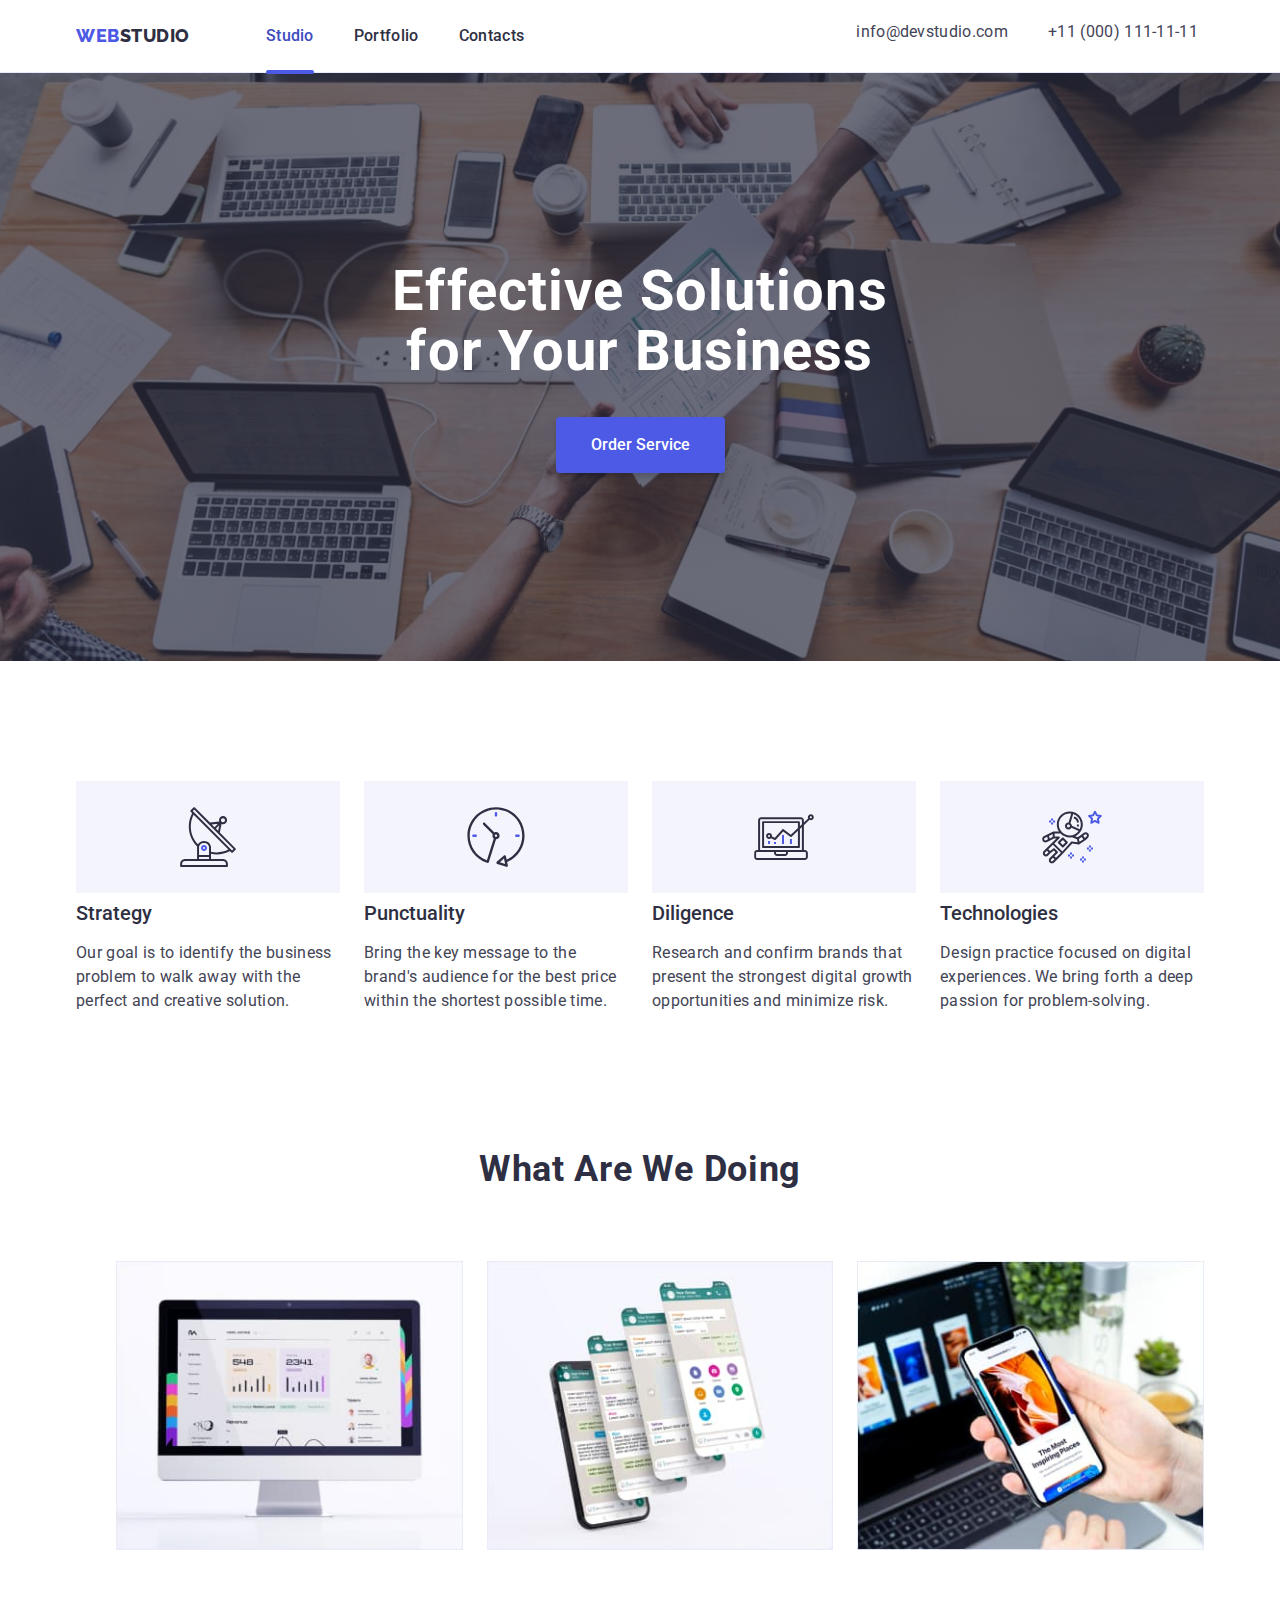
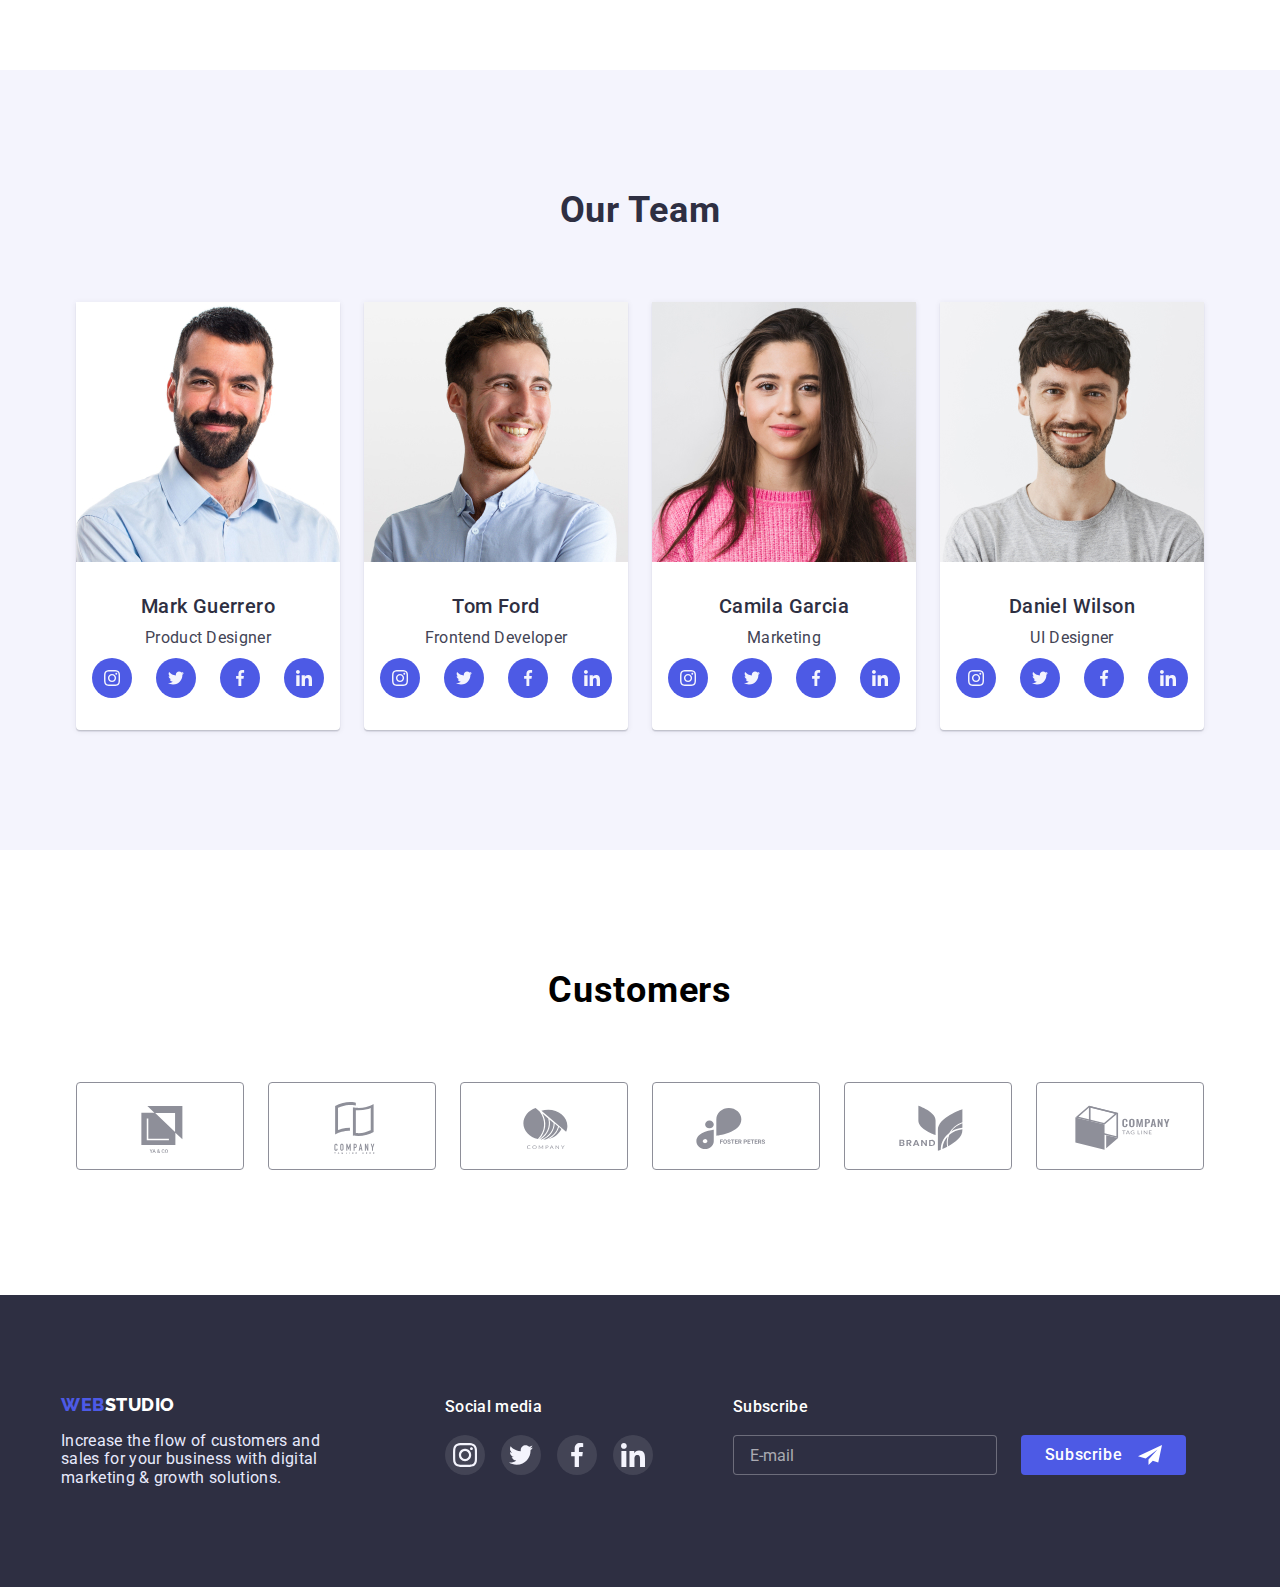
<file: index.html>
<!DOCTYPE html>
<html lang="en">
	<head>
		<meta charset="UTF-8" />
		<meta http-equiv="X-UA-Compatible" content="IE=edge" />
		<meta name="viewport" content="width=device-width, initial-scale=1.0" />
		<title>WebStudio</title>
		<link rel="stylesheet" href="./css/modern-normalize.css" />
		<link
			href="https://fonts.googleapis.com/css2?family=Raleway:wght@800&family=Roboto:wght@400;500;700;900&display=swap"
			rel="stylesheet"
		/>
		<link rel="stylesheet" type="text/css" href="./css/styles.css" />
	</head>
	<body class="body-no-scroll is-open">
		<header class="headerline">
			<div class="container">
				<nav class="header-menu">
					<a class="header-main" href="./index.html"><span>Web</span>Studio</a>
					<button type="button" class="menu-button js-open-menu" aria-expanded="false">
						<svg width="32" height="22">
							<use class="menu-icon" href="./images/symbol-defs.svg#icon-menu"></use>
						</svg>
					</button>
					<div class="menu-container js-menu-container"> 
						<div class="menu-container-flex">
							<button type="button" class="menu-button  js-close-menu" aria-expanded="false">
								<svg width="32" height="22">
									<use class="icon-cross" href="./images/icon-close-modal.svg#icon-close-modal"></use>
								</svg>
							</button>
							<ul class="menu-nav-phone">
								<li><a class="menu-current-page" href="./index.html">Studio</a></li>
								<li><a class="menu-portfolio" href="./portfolio.html">Portfolio</a></li>
								<li><a class="menu-contacts" href="">Contacts</a></li>
							</ul>
							<address class="menu-adress"
								><a class="menu-telephone" href="tel:+110001111111">+11 (000) 111-11-11</a>
								<a class="menu-amail" href="mailto:info@devstudio.com">info@devstudio.com</a>

								<ul class="menu-social-icons">
									<li class="social-icon">
										<a href="" class="social-icons-link">
											<svg class="social-icon-illustration" width="16" height="16">
												<use href="./images/icons.svg#icon-instagram"></use>
											</svg>
										</a> </li
									><li class="social-icon">
										<a href="" class="social-icons-link">
											<svg class="social-icon-illustration" width="16" height="16">
												<use href="./images/icons.svg#icon-twitter"></use>
											</svg>
										</a>
									</li>

									<li class="social-icon">
										<a href="" class="social-icons-link">
											<svg class="social-icon-illustration" width="16" height="16">
												<use href="./images/icons.svg#icon-facebook"></use>
											</svg>
										</a>
									</li>

									<li class="social-icon">
										<a href="" class="social-icons-link">
											<svg class="social-icon-illustration" width="16" height="16">
												<use href="./images/icons.svg#icon-linkedin"></use>
											</svg>
										</a>
									</li>
								</ul>
							</address>
						</div>
					</div>
					<div class="header-navigation">
						<ul class="menu-nav">
							<li class="current-p"><a class="current-page" href="./index.html">Studio</a></li>
							<li><a class="portfolio" href="./portfolio.html">Portfolio</a></li>
							<li><a class="contacts" href="">Contacts</a></li>
						</ul>

						<address>
							<ul class="admin-address">
								<li class="li-mail">
									<a class="amail" href="mailto:info@devstudio.com">info@devstudio.com</a>
								</li>
								<li>
									<a class="telephone" href="tel:+110001111111">+11 (000) 111-11-11</a>
								</li>
							</ul>
						</address></div
					>
				</nav>
			</div>
		</header>
		<main>
			<section class="headline">
				<div class="container">
					<div class="header-body">
						<h1 class="main">Effective Solutions for Your Business</h1>
						<button class="headline-button" type="button" data-modal-open>Order Service</button>
					</div>
				</div>
			</section>
			<section class="sec-adv">
				<div class="container">
					<h2 class="advantages-headline">Advantages</h2>
					<ul class="advantages">
						<li>
							<svg class="icon-antenna"><use href="./images/icons.svg#icon-antenna"></use></svg>
							<h3 class="strategy">Strategy</h3>
							<p class="text-strategy">
								Our goal is to identify the business problem to walk away with the perfect and creative solution.
							</p>
						</li>
						<li class="punctuality-container">
							<svg class="icon-clock"><use href="./images/icons.svg#icon-clock"></use></svg>
							<h3 class="punctuality">Punctuality</h3>
							<p class="text-punctuality">
								Bring the key message to the brand's audience for the best price within the shortest possible time.
							</p>
						</li>
						<li class="diligence-container">
							<svg class="icon-diagram"><use href="./images/icons.svg#icon-diagram"></use></svg>
							<h3 class="diligence">Diligence</h3>
							<p class="text-diligence">
								Research and confirm brands that present the strongest digital growth opportunities and minimize risk.
							</p>
						</li>
						<li class="technologies-container">
							<svg class="icon-astronaut"><use href="./images/icons.svg#icon-astronaut"></use></svg>
							<h3 class="technologies">Technologies</h3>
							<p class="text-technologies">
								Design practice focused on digital experiences. We bring forth a deep passion for problem-solving.
							</p>
						</li>
					</ul>
				</div>
			</section>
			<section class="sec-gadgets">
				<div class="container">
					<h2 class="what-are-we-doing">What are we doing</h2>
					<ul class="gadgets">
						<li class="monitor">
							<img src="./images/screen-monitor.jpg" alt="monitor screen" width="360" />
						</li>
						<li class="tabs">
							<img src="./images/view-previous-tabs.jpg" alt="view previous tabs" width="360" />
						</li>
						<li class="phone">
							<img src="./images/hold-the-phone-in-hand.jpg" alt="hold the phone in hand" width="360" />
						</li>
					</ul>
				</div>
			</section>
			<section class="our-team">
				<div class="container">
					<h2 class="team-headline">Our Team</h2>
					<ul class="teams">
						<li class="mark">
							<img src="./images/mark-guerrero.jpg" alt="Mark Guerrero" width="264" />
							<div class="container-team">
								<h3 class="mark-name">Mark Guerrero</h3>
								<p class="product-designer">Product Designer</p>
								<div class="teams-icons">
									<a href=""
										><svg class="icon-instagram"><use href="./images/icons.svg#icon-instagram"></use></svg>
									</a>
									<a href=""
										><svg class="icon-twitter"><use href="./images/icons.svg#icon-twitter"></use></svg>
									</a>
									<a href=""
										><svg class="icon-facebook"><use href="./images/icons.svg#icon-facebook"></use></svg>
									</a>
									<a href=""
										><svg class="icon-linkedin"><use href="./images/icons.svg#icon-linkedin"></use></svg>
									</a>
								</div>
							</div>
						</li>
						<li class="tom">
							<img src="./images/tom-ford.jpg" alt="Tom Ford" width="264" />
							<div class="container-team">
								<h3 class="tom-name">Tom Ford</h3>
								<p class="frontend-developer">Frontend Developer</p>
								<div class="teams-icons">
									<a href=""
										><svg class="icon-instagram"><use href="./images/icons.svg#icon-instagram"></use></svg>
									</a>
									<a href=""
										><svg class="icon-twitter"><use href="./images/icons.svg#icon-twitter"></use></svg>
									</a>
									<a href=""
										><svg class="icon-facebook">
											<use href="./images/icons.svg#icon-facebook"></use>
										</svg>
									</a>
									<a href=""
										><svg class="icon-linkedin"><use href="./images/icons.svg#icon-linkedin"></use></svg>
									</a>
								</div>
							</div>
						</li>
						<li class="camila">
							<img src="./images/camila-garcia.jpg" alt="Camila Garcia" width="264" />
							<div class="container-team">
								<h3 class="camila-name">Camila Garcia</h3>
								<p class="marketing">Marketing</p>
								<div class="teams-icons">
									<a href=""
										><svg class="icon-instagram"><use href="./images/icons.svg#icon-instagram"></use></svg>
									</a>
									<a href=""
										><svg class="icon-twitter"><use href="./images/icons.svg#icon-twitter"></use></svg>
									</a>
									<a href="">
										<svg class="icon-facebook">
											<use href="./images/icons.svg#icon-facebook"></use>
										</svg>
									</a>
									<a href="">
										<svg class="icon-linkedin"><use href="./images/icons.svg#icon-linkedin"></use></svg>
									</a>
								</div>
							</div>
						</li>
						<li class="daniel">
							<img src="./images/daniel-wilson.jpg" alt="Daniel Wilson" width="264" />
							<div class="container-team">
								<h3 class="daniel-name">Daniel Wilson</h3>
								<p class="ui">UI Designer</p>
								<div class="teams-icons">
									<a href=""
										><svg class="icon-instagram"><use href="./images/icons.svg#icon-instagram"></use></svg>
									</a>
									<a href=""
										><svg class="icon-twitter"><use href="./images/icons.svg#icon-twitter"></use></svg>
									</a>
									<a href=""
										><svg class="icon-facebook"><use href="./images/icons.svg#icon-facebook"></use></svg>
									</a>
									<a href=""
										><svg class="icon-linkedin"><use href="./images/icons.svg#icon-linkedin"></use></svg>
									</a>
								</div>
							</div>
						</li>
					</ul>
				</div>
			</section>
			<section class="customers">
				<div class="container">
					<h2 class="headline-custumers">Customers</h2>
					<ul class="custumers-logo">
						<li>
							<a class="logo-cust" href=""
								><svg class="icon-logo"><use href="./images/customers.svg#icon-logo"></use></svg>
							</a>
						</li>
						<li>
							<a class="logo-cust" href="">
								<svg class="icon-logo1"><use href="./images/customers.svg#icon-logo1"></use></svg>
							</a>
						</li>
						<li>
							<a class="logo-cust" href="">
								<svg class="icon-logo2"><use href="./images/customers.svg#icon-logo2"></use></svg>
							</a>
						</li>
						<li>
							<a class="logo-cust" href="">
								<svg class="icon-logo3"><use href="./images/customers.svg#icon-logo3"></use></svg>
							</a>
						</li>
						<li>
							<a class="logo-cust" href="">
								<svg class="icon-logo4"><use href="./images/customers.svg#icon-logo4"></use></svg>
							</a>
						</li>
						<li>
							<a class="logo-cust" href="">
								<svg class="icon-logo5"><use href="./images/customers.svg#icon-logo	5"></use></svg>
							</a>
						</li>
					</ul> </div
			></section>
		</main>
		<footer class="footer-main">
			<div class="container">
				<div class="footer-wrap-row">
					<div class="footer-text-container">
						<h3 class="headline-footer">Footer</h3>
						<a class="footer-logo" href="./index.html"><span>Web</span>Studio</a>
						<p class="footer-tx">
							Increase the flow of customers and sales for your business with digital marketing & growth solutions.
						</p>
					</div>
					<div class="social-media">
						<h3>Social media</h3>
						<div class="social-links">
							<a href=""
								><svg class="footer-icon-instagram"><use href="./images/icons.svg#icon-instagram"></use></svg>
							</a>
							<a href=""
								><svg class="footer-icon-twitter"><use href="./images/icons.svg#icon-twitter"></use></svg>
							</a>
							<a href=""
								><svg class="footer-icon-facebook"><use href="./images/icons.svg#icon-facebook"></use></svg>
							</a>
							<a href=""
								><svg class="footer-icon-linkedin"><use href="./images/icons.svg#icon-linkedin"></use></svg> </a
						></div>
					</div>
				</div>
				<form class="e-mail-input">
					<h3>Subscribe</h3>
					<div class="subscribe-box">
						<label for="email"></label>
						<input type="email" placeholder="E-mail" />
						<button class="Subscribe"
							>Subscribe <svg><use href="./images/modal-icons.svg#tg-icon"></use></svg> </button
					></div>
				</form>
			</div>
		</footer>
		<div class="backdrop is-hidden" data-modal>
			<div class="modal-order">
				<button class="button-close-modal" data-modal-close>
					<svg class="icon-close-modal"><use href="./images/icon-close-modal.svg#icon-close-modal"></use></svg>
				</button>
				<h2 class="modal-headline">Leave your contacts and we will call you back</h2>
				<form class="modal-login">
					<label class="modal-name-input">
						<span class="name-input">Name</span>
						<div class="input-container"
							><svg class="persona-icon">
								<use href="./images/modal-icons.svg#persona-icon"></use>
							</svg>
							<input type="text" name="name" id="name" />
						</div>
					</label>
					<label class="modal-phone-input">
						<span class="phone-input">Phone</span>
						<div class="input-container"
							><svg class="phone-icon">
								<use href="./images/modal-icons.svg#phone-icon"></use>
							</svg>
							<input type="phone" name="phone" id="phone" /> </div
					></label>
					<label class="modal-email-input">
						<label class="mail-input">Email</label>
						<div class="input-container"
							><svg class="phone-icon">
								<use href="./images/modal-icons.svg#email-icon"></use>
							</svg>
							<input type="email" name="mail" id="mail" /> </div
					></label>
					<label class="comment"
						>Comment <textarea name="comment" id="comment" rows="5" placeholder="Text input"></textarea>
					</label>

					<div class="accept-box">
						<input type="checkbox" name="privacy-policy" id="policy" />
						<label class="accept" for="policy"
							>I accept the terms and conditions of the <a href="">Privacy Policy</a></label
						></div
					>
					<button type="submit" class="submit-button">Send</button></form
				>
			</div>
		</div>
		<script src="./js/modal.js"></script>
		<script src="./js/menu.js"></script>
	</body>
</html>
</file>
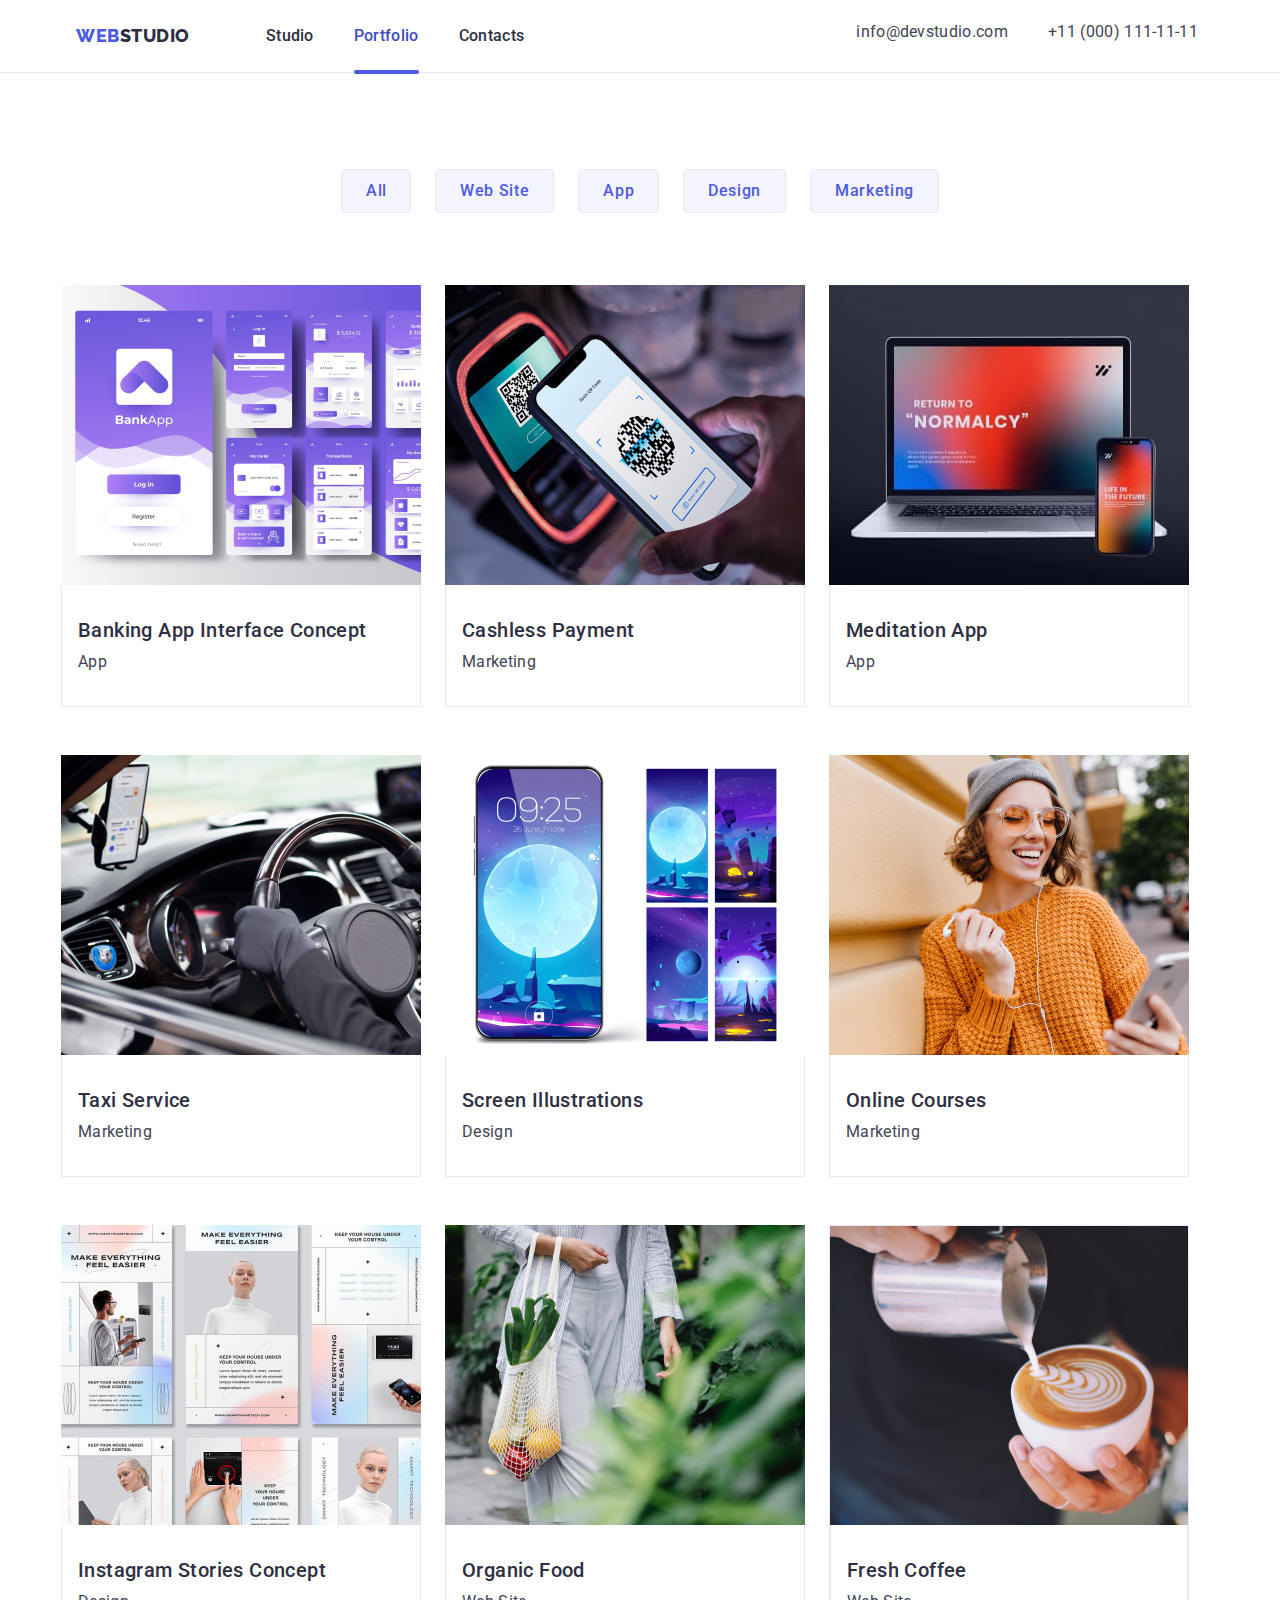
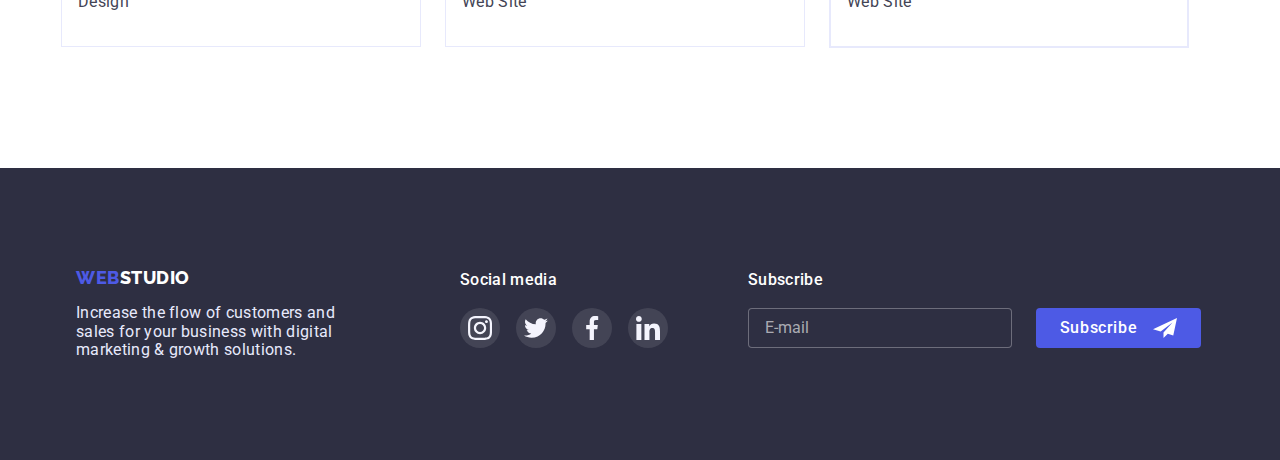
<file: portfolio.html>
<!DOCTYPE html>
<html lang="en">
	<head>
		<meta charset="UTF-8" />
		<meta http-equiv="X-UA-Compatible" content="IE=edge" />
		<meta name="viewport" content="width=device-width, initial-scale=1.0" />
		<title>Портфоліо</title>
		<link rel="stylesheet" href="./css/modern-normalize.css" />
		<link
			href="https://fonts.googleapis.com/css2?family=Raleway:wght@800&family=Roboto:wght@400;500;700;900&display=swap"
			rel="stylesheet"
		/>
		<link rel="stylesheet" type="text/css" href="./css/styles.css" />
	</head>
	<body>
		<header class="headerline">
			<div class="container">
				<nav class="header-menu">
					<a class="header-main" href="./index.html"><span>Web</span>Studio</a>
					<button type="button" class="menu-button is-open" data-menu-button aria-expanded="false">
						<svg width="32" height="22">
							<use class="menu-icon" href="./images/symbol-defs.svg#icon-menu"></use>
							<use class="icon-cross" href="./images/icon-close-modal.svg#icon-close-modal"></use>
						</svg>
					</button>
					<div class="menu-container" data-menu>
						<div class="menu-container-flex">
							<ul class="menu-nav-phone">
								<li><a class="menu-current-page" href="./index.html">Studio</a></li>
								<li><a class="menu-portfolio" href="./portfolio.html">Portfolio</a></li>
								<li><a class="menu-contacts" href="">Contacts</a></li>
							</ul>
							<address class="menu-adress"
								><a class="menu-telephone" href="tel:+110001111111">+11 (000) 111-11-11</a>
								<a class="menu-amail" href="mailto:info@devstudio.com">info@devstudio.com</a>

								<ul class="menu-social-icons">
									<li class="social-icon">
										<a href="" class="social-icons-link">
											<svg class="social-icon-illustration" width="16" height="16">
												<use href="./images/icons.svg#icon-instagram"></use>
											</svg>
										</a> </li
									><li class="social-ic on">
										<a href="" class="social-icons-link">
											<svg class="social-icon-illustration" width="16" height="16">
												<use href="./images/icons.svg#icon-twitter"></use>
											</svg>
										</a>
									</li>

									<li class="social-icon">
										<a href="" class="social-icons-link">
											<svg class="social-icon-illustration" width="16" height="16">
												<use href="./images/icons.svg#icon-facebook"></use>
											</svg>
										</a>
									</li>

									<li class="social-icon">
										<a href="" class="social-icons-link">
											<svg class="social-icon-illustration" width="16" height="16">
												<use href="./images/icons.svg#icon-linkedin"></use>
											</svg>
										</a>
									</li>
								</ul>
							</address>
						</div>
					</div>
					<div class="header-navigation">
						<ul class="menu-nav">
							<li><a class="studio" href="./index.html">Studio</a></li>
							<li class="current-page"><a class="portfolio" href="./portfolio.html">Portfolio</a></li>
							<li><a class="contacts" href="">Contacts</a></li>
						</ul>

						<address>
							<ul class="admin-address">
								<li class="li-mail">
									<a class="amail" href="mailto:info@devstudio.com">info@devstudio.com</a>
								</li>
								<li>
									<a class="telephone" href="tel:+110001111111">+11 (000) 111-11-11</a>
								</li>
							</ul>
						</address></div
					>
				</nav>
			</div>
		</header>
		<main>
			<section class="portfolio-main">
				<div class="container">
					<h1 class="portfolio-types">All types of design</h1>
					<ul class="centre-butt">
						<li><button class="all-but" type="button">All</button></li>
						<li><button class="web-but" type="button">Web Site</button></li>
						<li><button class="app-but" type="button">App</button></li>
						<li><button class="design-but" type="button">Design</button></li>
						<li>
							<button class="marketing-but" type="button">Marketing</button>
						</li>
					</ul>
					<ul class="design-is-everywhere">
						<li class="banking-app">
							<a href="" class="design-banking">
								<div class="modal-images">
									<img src="./images/banking-app.jpg" alt="banking-app" width="360" />
									<div class="card-modal-text">
										<p class="modal-text"
											>14 Stylish and User-Friendly App Design Concepts · Task Manager App · Calorie Tracker App ·
											Exotic Fruit Ecommerce App · Cloud Storage App</p
										></div
									>
								</div>
								<div class="text-part">
									<h3 class="text-banking-app">Banking App Interface Concept</h3>
									<p class="type-banking-app">App</p></div
								>
							</a>
						</li>
						<li class="cashless-payment">
							<a href="" class="design-cashless">
								<div class="modal-images">
									<img src="./images/cashless-payment.jpg" alt="cashless-payment" width="360" />
									<div class="card-modal-text">
										<p class="modal-text"
											>14 Stylish and User-Friendly App Design Concepts · Task Manager App · Calorie Tracker App ·
											Exotic Fruit Ecommerce App · Cloud Storage App
										</p>
									</div></div
								>
								<div class="text-part">
									<h3 class="text-cashless-payment">Cashless Payment</h3>
									<p class="type-cashless-payment">Marketing</p></div
								></a
							>
						</li>
						<li class="meditation-app">
							<a href="" class="design-meditation">
								<div class="modal-images">
									<img src="./images/meditation-app.jpg" alt="meditation-app" width="360" />
									<div class="card-modal-text">
										<p class="modal-text"
											>14 Stylish and User-Friendly App Design Concepts · Task Manager App · Calorie Tracker App ·
											Exotic Fruit Ecommerce App · Cloud Storage App</p
										>
									</div></div
								>
								<div class="text-part">
									<h3 class="text-meditation-app">Meditation App</h3>
									<p class="type-meditation-app">App</p></div
								></a
							>
						</li>
						<li class="taxi-service">
							<a href="" class="design-taxi">
								<div class="modal-images">
									<img src="./images/taxi-service.jpg" alt="taxi-service" width="360" />
									<div class="card-modal-text">
										<p class="modal-text"
											>14 Stylish and User-Friendly App Design Concepts · Task Manager App · Calorie Tracker App ·
											Exotic Fruit Ecommerce App · Cloud Storage App</p
										>
									</div></div
								><div class="text-part">
									<h3 class="text-taxi-service">Taxi Service</h3>
									<p class="type-taxi-service">Marketing</p></div
								></a
							>
						</li>
						<li class="screen-illustration">
							<a href="" class="design-illustration">
								<div class="modal-images">
									<img src="./images/screen-illustration.jpg" alt="screen-illustration" width="360" />
									<div class="card-modal-text">
										<p class="modal-text"
											>14 Stylish and User-Friendly App Design Concepts · Task Manager App · Calorie Tracker App ·
											Exotic Fruit Ecommerce App · Cloud Storage App</p
										>
									</div></div
								>
								<div class="text-part">
									<h3 class="text-screen-illustration">Screen Illustrations</h3>
									<p class="type-screen-illustration">Design</p></div
								></a
							>
						</li>
						<li class="online-courses">
							<a href="" class="design-courses">
								<div class="modal-images">
									<img src="./images/online-courses.jpg" alt="online-courses" width="360" />
									<div class="card-modal-text">
										<p class="modal-text"
											>14 Stylish and User-Friendly App Design Concepts · Task Manager App · Calorie Tracker App ·
											Exotic Fruit Ecommerce App · Cloud Storage App</p
										>
									</div></div
								>
								<div class="text-part">
									<h3 class="text-online-courses">Online Courses</h3>
									<p class="type-online-courses">Marketing</p></div
								></a
							>
						</li>
						<li class="instagram-stories">
							<a href="" class="design-instagram">
								<div class="modal-images">
									<img src="./images/instagram-stories.jpg" alt="instagram-stories" width="360" />
									<div class="card-modal-text">
										<p class="modal-text"
											>14 Stylish and User-Friendly App Design Concepts · Task Manager App · Calorie Tracker App ·
											Exotic Fruit Ecommerce App · Cloud Storage App</p
										>
									</div></div
								>
								<div class="text-part">
									<h3 class="text-instagram-stories">Instagram Stories Concept</h3>
									<p class="type-instagram-stories">Design</p></div
								></a
							>
						</li>
						<li class="organic-food">
							<a href="" class="design-food">
								<div class="modal-images">
									<img src="./images/organic-food.jpg" alt="organic-food" width="360" />
									<div class="card-modal-text">
										<p class="modal-text"
											>14 Stylish and User-Friendly App Design Concepts · Task Manager App · Calorie Tracker App ·
											Exotic Fruit Ecommerce App · Cloud Storage App</p
										>
									</div></div
								><div class="text-part">
									<h3 class="text-organic-food">Organic Food</h3>
									<p class="type-organic-food">Web Site</p></div
								></a
							>
						</li>
						<li class="fresh-coffee">
							<a href="" class="design-coffee">
								<div class="modal-images">
									<img src="./images/fresh-coffee.jpg" alt="fresh-coffee" width="360" />
									<div class="card-modal-text">
										<p class="modal-text"
											>14 Stylish and User-Friendly App Design Concepts · Task Manager App · Calorie Tracker App ·
											Exotic Fruit Ecommerce App · Cloud Storage App</p
										>
									</div></div
								><div class="text-part">
									<h3 class="text-fresh-coffee">Fresh Coffee</h3>
									<p class="type-fresh-coffee">Web Site</p></div
								></a
							>
						</li>
					</ul>
				</div>
			</section>
		</main>
		<footer class="footer-portfolio">
			<div class="container">
				<div class="footer-text-container">
					<h3 class="headline-footer-portfolio">Footer</h3>
					<a class="footer-logo-portfolio" href="./index.html"><span>Web</span>Studio</a>
					<p class="footer-tx-portfolio">
						Increase the flow of customers and sales for your business with digital marketing & growth solutions.
					</p>
				</div>
				<div class="social-media">
					<h3>Social media</h3>
					<div class="social-links">
						<a href=""
							><svg class="footer-icon-instagram"><use href="./images/icons.svg#icon-instagram"></use></svg>
						</a>
						<a href=""
							><svg class="footer-icon-twitter"><use href="./images/icons.svg#icon-twitter"></use></svg>
						</a>
						<a href=""
							><svg class="footer-icon-facebook"><use href="./images/icons.svg#icon-facebook"></use></svg>
						</a>
						<a href=""
							><svg class="footer-icon-linkedin"><use href="./images/icons.svg#icon-linkedin"></use></svg> </a
					></div>
				</div>
				<div class="e-mail-input">
					<h3>Subscribe</h3>
					<div class="subscribe-box">
						<label class="footer-email"></label>
						<input class="footer-email" placeholder="E-mail" />
						<button class="Subscribe"
							>Subscribe <svg><use href="./images/modal-icons.svg#tg-icon"></use></svg> </button
					></div>
				</div>
			</div>
		</footer>
		<script src="./js/modal.js"></script>
	</body>
</html>
</file>
<file: css/styles.css>
:root {
	--main-site-color: #4d5ae5;
	--focus-coler: #404bbf;
	--text-coler: #2e2f42;
	--enother-site-color: #434455;
	--border-color: #e7e9fc;
	--white-color: #ffffff;
	--portfolio-button: rgb(207, 201, 255);
	--background-button: #f4f4fd;
	--customers-color: #8e8f99;
}
body {
	margin: 0;
	font-family: "Roboto";
	align-items: center;
}
button {
	cursor: pointer;
}
header {
	line-height: 24px;
	border-bottom: 1px solid #e7e9fc;
	display: flex;
}
.header-menu {
	display: flex;
}
header .container {
	display: flex;
}
.container {
	padding: 0px 15px;
	margin: 0 auto;
	max-width: 1158px;
}
@media screen and (max-width: 479px) {
	.container {
		max-width: 479px;
	}
}

@media screen and (min-width: 480px) {
	.container {
		width: 480px;
	}

	.section {
		padding: 96px 0 96px 0;
	}
}

@media screen and (min-width: 768px) {
	.container {
		width: 768px;
	}

	.section {
		padding: 96px 0 96px 0;
	}
}

@media screen and (min-width: 1200px) {
	.container {
		width: 1158px;
	}
	.section {
		padding: 120px 0 120px 0;
	}
}

@media screen and (min-device-pixel-ratio: 2) and (max-width: 479px),
	screen and (min-resolution: 192dpi) and (max-width: 479px),
	screen and (min-resolution: 2dppx) and (max-width: 479px) {
	.hero {
		background-image: linear-gradient(to right, rgba(46, 47, 66, 0.7), rgba(46, 47, 66, 0.7)),
			url(../images/hero-bcg-mobile@2x.jpeg);
	}
}

@media screen and (min-device-pixel-ratio: 2) and (min-width: 480px),
	screen and (min-resolution: 192dpi) and (min-width: 480px),
	screen and (min-resolution: 2dppx) and (min-width: 480px) {
	.hero {
		background-image: linear-gradient(to right, rgba(46, 47, 66, 0.7), rgba(46, 47, 66, 0.7)),
			url(../images/hero-bcg-mobile@2x.jpeg);
	}
}

@media screen and (min-device-pixel-ratio: 2) and (min-width: 768px),
	screen and (min-resolution: 192dpi) and (min-width: 768px),
	screen and (min-resolution: 2dppx) and (min-width: 768px) {
	.hero {
		background-image: linear-gradient(to right, rgba(46, 47, 66, 0.7), rgba(46, 47, 66, 0.7)),
			url(../images/hero-bcg-tablet@2x.jpeg);
	}
}

@media screen and (min-device-pixel-ratio: 2) and (min-width: 1200px),
	screen and (min-resolution: 192dpi) and (min-width: 1200px),
	screen and (min-resolution: 2dppx) and (min-width: 1200px) {
	.hero {
		background-image: linear-gradient(to right, rgba(46, 47, 66, 0.7), rgba(46, 47, 66, 0.7)),
			url(../images/people-office@2x.jpg);
	}
}
@media screen and (max-width: 479px) {
	.container {
		max-width: 479px;
	}
}
.header-navigation {
	display: flex;
}

.header-main {
	text-decoration: none;
	display: flex;
	margin-right: 76px;
	font-family: "Raleway";
	font-weight: 800;
	font-size: 18px;
	letter-spacing: 0.03em;
	text-transform: uppercase;
	padding-top: 24px;
	color: var(--text-coler);
}
.header-main:focus,
.header-main:hover {
	color: var(--main-site-color);
	transition: color 250ms cubic-bezier(0.4, 0, 0.2, 1);
}
header span {
	color: var(--main-site-color);
}
.list {
	list-style: none;
}
.menu-container {
	display: none;
	position: fixed;
	top: 0;
	left: 0;
	background-color: var(--white-color);
	width: 100vw;
	height: 100vh;
}
body.modal-open {
	overflow: hidden;
}
body.menu-button.is-open {
	overflow: hidden;
}
body.menu-container.is-open {
	overflow: hidden;
}
.menu-container-small {
	display: flex;
	flex-direction: column;
	justify-content: space-between;
}

.menu-container-flex {
	justify-content: space-between;
	height: 100vh;
	padding: 40px;
}

.menu-button {
	cursor: pointer;
	position: absolute;
	top: 24px;
	right: 16px;
}

.menu-container.is-open {
	display: block;
	position: fixed;
	z-index: 1;
	height: 100%;
	width: 100%;
}

.menu-container-items {
	padding-left: 0;
	margin-top: 40px;
}
.menu-nav-phone {
	list-style-type: none;
}
.menu-container-flex {
	text-decoration: none;
	display: flex;
	flex-direction: column;
}
body a {
	text-decoration: none;
}
.menu-nav-phone a {
	color: var(--text-coler);
	font-family: "Roboto";
	font-style: normal;
	font-weight: 700;
	font-size: 36px;
	line-height: 40px;
	letter-spacing: 0.02em;
}
.menu-container-pages:hover,
.menu-container-pages:focus {
	color: var(--accent-color);
}
.menu-nav-phone {
	padding: 0px;
	margin: 0px;
}
.social-icon {
	border-radius: 50%;
	margin: 0;
	width: 40px;
	gap: 24px;
	display: flex;
	height: 40px;
}
.menu-social-icons a {
	border-radius: 50%;
	background-color: var(--main-site-color);
	transition: background-color 250ms cubic-bezier(0.4, 0, 0.2, 1);
}
.menu-social-icons a:hover,
.menu-social-icons a:focus,
.menu-social-icons a:active {
	background: var(--focus-coler);
}
.social-icon-illustration {
	width: 40px;
	height: 40px;
	padding: 12px 12px;
}

.menu-container address {
	margin-left: 0px;
	flex-direction: column;
}
.menu-container-phone {
	font-family: "Roboto";
	font-style: normal;
	font-weight: 600;
	font-size: 36px;
	line-height: 1.33;
	color: var(--accent-color);
}
.menu-nav-phone li {
	padding-top: 40px;
}
.menu-container-email {
	display: block;
	font-family: "Roboto";
	font-style: normal;
	font-weight: 500;
	font-size: 20px;
	line-height: 1.2;
	color: var(--title-text-color);
	margin-top: 40px;
}

.menu-social-icons {
	display: flex;
	gap: 56px;
	padding-left: 0;
	margin-top: 48px;
}
.menu-container {
	position: absolute;
	overflow-y: scroll;
}

.mobile-menu-container {
	position: fixed;
}

.menu-button .icon-cross {
	display: block;
	position: fixed;
}
.menu-button.is-open .icon-cross {
	position: fixed;
}
.menu-button .icon-cross .menu-button .icon-menu {
	display: none;
}

.menu-button.is-open .icon-cross {
	display: block;
}

.menu-button.is-open .icon-menu {
	display: block;
}
@media screen and (min-device-pixel-ratio: 2) and (max-width: 479px),
	screen and (min-resolution: 192dpi) and (max-width: 479px),
	screen and (min-resolution: 2dppx) and (max-width: 479px) {
	.hero {
		background-image: linear-gradient(to right, rgba(46, 47, 66, 0.7), rgba(46, 47, 66, 0.7)),
			url(../images/hero-bcg-mobile@2x.jpeg);
	}
}

@media screen and (min-device-pixel-ratio: 2) and (min-width: 480px),
	screen and (min-resolution: 192dpi) and (min-width: 480px),
	screen and (min-resolution: 2dppx) and (min-width: 480px) {
	.hero {
		background-image: linear-gradient(to right, rgba(46, 47, 66, 0.7), rgba(46, 47, 66, 0.7)),
			url(/images/people-office.jpg);
	}
}

@media screen and (min-device-pixel-ratio: 2) and (min-width: 768px),
	screen and (min-resolution: 192dpi) and (min-width: 768px),
	screen and (min-resolution: 2dppx) and (min-width: 768px) {
	.hero {
		background-image: linear-gradient(to right, rgba(46, 47, 66, 0.7), rgba(46, 47, 66, 0.7)),
			url(/images/people-office.jpg);
	}
}

@media screen and (min-device-pixel-ratio: 2) and (min-width: 1200px),
	screen and (min-resolution: 192dpi) and (min-width: 1200px),
	screen and (min-resolution: 2dppx) and (min-width: 1200px) {
	.hero {
		background-image: linear-gradient(to right, rgba(46, 47, 66, 0.7), rgba(46, 47, 66, 0.7)),
			url(/images/people-office.jpg);
	}
}

.menu-button {
	display: inline-flex;
	background-color: transparent;
	border: none;
	stroke: var(--title-text-color);
	cursor: pointer;
	margin: 0;
	padding: 0;
}
.menu-nav-phone .menu-current-page {
	color: var(--);
}
.menu-nav {
	padding-left: 0px;
	padding-top: 24px;
	display: flex;
	margin: 0;
	gap: 40px;
	font-weight: 500;
	font-size: 16px;
	list-style-type: none;
}
.menu-nav::before {
	text-decoration: none;
}
.menu-telephone {
	font-family: "Roboto";
	font-style: normal;
	font-weight: 700;
	font-size: 36px;
	line-height: 40px;
	letter-spacing: 0.02em;
	text-transform: capitalize;
	color: var(--main-site-color);
}
.studio {
	text-decoration: none;
	font-weight: 500;
	font-size: 16px;
	letter-spacing: 0.02em;
	color: var(--text-coler);
}
.menu-amail {
	margin-top: 40px;
	font-family: "Roboto";
	font-style: normal;
	font-weight: 500;
	font-size: 20px;
	line-height: 24px;
	letter-spacing: 0.02em;
	color: var(--enother-site-color);
}
.menu-nav .current-page {
	display: block;
	margin: 0;
}
.studio:active,
.studio:focus,
.studio:hover {
	letter-spacing: 0.02em;
	color: var(--main-site-color);
	transition: color 250ms cubic-bezier(0.4, 0, 0.2, 1);
}
.current-page {
	text-decoration: none;
	font-weight: 500;
	font-size: 16px;
	letter-spacing: 0.02em;
	color: var(--focus-coler);
	padding-top: 0px;
}
.current-page a {
	color: var(--focus-coler);
}
.menu-button {
	display: none;
}
.current-page::after {
	content: "";
	width: 100%;
	height: 4px;
	left: 0;
	bottom: 0;
	display: block;
	background-color: var(--main-site-color);
	border-radius: 2px;
	transition: var(--main-site-color);
	margin-top: 22px;
}
.current-page:active,
.current-page:hover,
.current-page:focus {
	letter-spacing: 0.02em;
	color: var(--main-site-color);
	transition: color 250ms cubic-bezier(0.4, 0, 0.2, 1);
}
.portfolio {
	text-decoration: none;
	font-weight: 500;
	font-size: 16px;
	letter-spacing: 0.02em;
	color: var(--text-coler);
	padding-bottom: 24px;
}
.portfolio:active,
.portfolio:focus,
.portfolio:hover {
	letter-spacing: 0.02em;
	color: var(--main-site-color);
	transition: color 250ms cubic-bezier(0.4, 0, 0.2, 1);
}
.contacts {
	text-decoration: none;
	font-weight: 500;
	font-size: 16px;
	letter-spacing: 0.02em;
	color: var(--text-coler);
	padding-bottom: 24px;
}
.contacts:active,
.contacts:focus,
.contacts:hover {
	letter-spacing: 0.02em;
	color: var(--main-site-color);
	transition: color 250ms cubic-bezier(0.4, 0, 0.2, 1);
}
address {
	margin-left: 332px;
	display: flex;
}
.admin-address {
	padding: 24px 0px;
	padding-left: 0;
	margin: 0;
	display: flex;
	list-style-type: none;
}
.amail {
	padding-bottom: 24px;
	font-weight: 400;
	font-size: 16px;
	font-style: normal;
	letter-spacing: 0.02em;
	color: var(--enother-site-color);
	text-decoration: none;
}
.amail:focus,
.amail:active,
.amail:hover {
	letter-spacing: 0.02em;
	color: var(--main-site-color);
	transition: color 250ms cubic-bezier(0.4, 0, 0.2, 1);
}
.telephone {
	padding-bottom: 24px;
	margin-left: 40px;
	font-weight: 400;
	font-size: 16px;
	font-style: normal;
	text-decoration: none;
	letter-spacing: 0.02em;
	color: var(--enother-site-color);
}
.telephone:focus,
.telephone:active,
.telephone:hover {
	letter-spacing: 0.02em;
	color: var(--main-site-color);
	transition: color 250ms cubic-bezier(0.4, 0, 0.2, 1);
}
.headline {
	padding-top: 188px;
	padding-bottom: 188px;
	margin: 0 auto;
	background-image: linear-gradient(rgba(46, 47, 66, 0.7), rgba(46, 47, 66, 0.7)), url("../images/people-office.jpg");
	background-position: center;
	background-repeat: no-repeat;
	background-size: cover;
	max-width: 1440px;
}
.headline h1 {
	padding-bottom: 48px;
	line-height: 60px;
	text-align: center;
	margin: 0 auto;
	width: 496px;
	font-weight: 700;
	font-size: 56px;
	letter-spacing: 0.02em;
	color: var(--white-color);
}
.headline-button {
	line-height: 24px;
	margin: 0 auto;
	font-family: "Roboto";
	font-weight: 500;
	font-size: 16px;
	border: 0px;
	padding: 0px 32px;
	background: var(--main-site-color);
	box-shadow: 0px 4px 4px rgba(0, 0, 0, 0.15);
	border-radius: 4px;
	color: var(--white-color);
	justify-content: center;
}
.header-body button {
	display: flex;
	width: 169px;
	height: 56px;
	margin: 0 auto;
	justify-content: center;
	align-items: center;
}
.backdrop {
	transition: opacity 250ms cubic-bezier(0.4, 0, 0.2, 1);
	position: fixed;
	top: 0;
	left: 0;
	width: 100%;
	height: 100%;
	z-index: 3;
	background-color: rgba(46, 47, 66, 0.4);
	overflow-y: scroll;
}
.backdrop.is-hidden {
	transition: opacity 250ms cubic-bezier(0.4, 0, 0.2, 1), visibility 250ms cubic-bezier(0.4, 0, 0.2, 1);
	visibility: hidden;
	opacity: 0;
	pointer-events: none;
}

.modal-order {
	position: absolute;
	left: 50%;
	top: 50%;
	transform: translate(-50%, -50%);

	width: 408px;
	border-radius: 4px;
	background-color: #fcfcfc;
}
.button-close-modal {
	display: flex;
	float: right;
	border-radius: 100%;
	margin-right: 24px;
	margin-top: 24px;
	height: 24px;
	width: 24px;
	justify-content: center;
	align-items: center;
	background-color: #e7e9fc;
	border: 1px solid rgba(0, 0, 0, 0.1);
}
.button-close-modal:hover,
.button-close-modal:focus {
	transition: fill, background-color, 250ms cubic-bezier(0.4, 0, 0.2, 1);
	background-color: var(--focus-coler);
	fill: var(--white-color);
}
.icon-close-modal {
	height: 8px;
	width: 8px;
}
.modal-login svg {
	margin: 8px 4px 8px 16px;
	position: absolute;
	height: 24px;
	width: 18px;
}
.modal-login input:focus {
	transition: border-color 250ms cubic-bezier(0.4, 0, 0.2, 1);
	border-color: var(--main-site-color);
}
.modal-login label:focus-within svg {
	transition: fill 250ms cubic-bezier(0.4, 0, 0.2, 1);
	fill: var(--main-site-color);
}
.name-input {
	color: rgba(142, 143, 153, 1);
	font-family: Roboto;
	font-size: 12px;
	font-weight: 400;
	line-height: 14px;
	letter-spacing: 0.04em;
	text-align: left;
}
input {
	outline: none;
	padding-left: 38px;
}
.comment textarea:focus {
	border-color: var(--main-site-color);
	transition: border-color 250ms cubic-bezier(0.4, 0, 0.2, 1);
}
.phone-input {
	color: rgba(142, 143, 153, 1);
	font-family: Roboto;
	font-size: 12px;
	font-weight: 400;
	line-height: 14px;
	letter-spacing: 0.01em;
	text-align: left;
}
.mail-input {
	color: rgba(142, 143, 153, 1);
	font-family: Roboto;
	font-size: 12px;
	font-weight: 400;
	line-height: 14px;
	letter-spacing: 0.01em;
	text-align: left;
}
textarea {
	resize: none;
}
label {
	flex-direction: column;
}
.modal-headline {
	margin: 0px;
	padding-top: 72px;
	font-family: Roboto;
	font-size: 16px;
	font-weight: 500;
	line-height: 24px;
	letter-spacing: 0.02em;
	text-align: center;
	color: rgba(46, 47, 66, 1);
	padding-left: 23px;
	padding-right: 25px;
}
.modal-login {
	margin: 16px 24px;
}
.input-container input {
	border: 1px solid rgba(46, 47, 66, 0.2);
	border-radius: 4px;
	height: 40px;
	width: 360px;
	color: black;
}
.input-container {
	padding-top: 4px;
}
.comment::placeholder {
	color: rgba(46, 47, 66, 0.4);
}
.comment {
	padding-top: 8px;
	display: flex;
	color: rgba(142, 143, 153, 1);
	font-family: Roboto;
	font-size: 12px;
	font-weight: 400;
	line-height: 14px;
	letter-spacing: 0.01em;
	text-align: left;
}
.comment textarea {
	border: 1px solid rgba(46, 47, 66, 0.2);
	margin-top: 4px;
	border-radius: 4px;
	padding-top: 8px;
	padding-left: 16px;
	outline: none;
}
.accept-box {
	margin-bottom: 24px;
	margin-top: 16px;
	align-items: center;
	display: flex;
}
.accept-box input {
	margin: 0;
	height: 16px;
	width: 16px;
}
.accept-box label {
	margin-left: 8px;
	color: rgba(142, 143, 153, 1);
	font-family: Roboto;
	font-size: 12px;
	font-weight: 400;
	line-height: 14px;
	letter-spacing: 0.04em;
	text-align: left;
}
.accept-box a {
	font-family: Roboto;
	font-size: 12px;
	font-weight: 400;
	line-height: 16px;
	letter-spacing: 0.04em;
	text-align: left;
	color: rgba(77, 90, 229, 1);
	text-decoration: underline;
}
.submit-button {
	margin: 0px auto;
	display: flex;
	color: var(--white-color);
	background-color: var(--main-site-color);
	border: 0px;
	border-radius: 4px;
	width: 169px;
	height: 56px;
	font-family: Roboto;
	font-size: 16px;
	font-weight: 500;
	line-height: 24px;
	letter-spacing: 0.04em;
	text-align: center;
	justify-content: center;
	align-items: center;
}
.submit-button:hover,
.submit-button:focus {
	transition: background-color 250ms cubic-bezier(0.4, 0, 0.2, 1);
	background-color: var(--focus-coler);
}
.submit .e-mail-input svg {
	height: 20px;
	width: 24px;
}
.headline button:hover,
.headline button:focus {
	background: var(--focus-coler);
	transition: background-color 250ms cubic-bezier(0.4, 0, 0.2, 1);
}

.advantages-headline {
	display: none;
}

.sec-adv {
	line-height: 24px;
	margin: 0;
	display: flex;
	padding: 120px 0px;
}
.sec-adv svg {
	padding: 24px 102.14px;
	background-color: var(--background-button);
	height: 112px;
	width: 264px;
}
.advantages {
	gap: 22px;
	margin: 0;
	display: flex;
	padding-left: 0;
	border-radius: 0px;
	list-style-type: none;
}

.strategy {
	margin: 0;
	color: var(--text-coler);
	font-weight: 500;
	font-size: 20px;
}
.text-strategy {
	font-weight: 400;
	font-size: 16px;
	letter-spacing: 0.02em;
	color: var(--enother-site-color);
}
.punctuality {
	margin: 0;
	font-size: 20px;
	font-weight: 500;
	color: var(--text-coler);
	padding: 0px;
}
.text-punctuality {
	font-weight: 400;
	font-size: 16px;
	letter-spacing: 0.02em;
	color: var(--enother-site-color);
}
.diligence {
	margin: 0;
	font-size: 20px;
	color: var(--text-coler);
	font-weight: 500;
}
.text-diligence {
	font-weight: 400;
	font-size: 16px;
	letter-spacing: 0.02em;
	color: var(--enother-site-color);
}
.technologies {
	margin: 0;
	font-size: 20px;
	color: var(--text-coler);
	font-weight: 500;
}
.text-technologies {
	font-weight: 400;
	font-size: 16px;
	letter-spacing: 0.02em;
	color: var(--enother-site-color);
}
.sec-gadgets {
	margin: 0;
	padding-bottom: 120px;
}
.what-are-we-doing {
	margin-bottom: 72px;
	line-height: 40px;
	margin-top: 0;
	text-align: center;
	font-weight: 700;
	font-size: 36px;
	letter-spacing: 0.02em;
	text-transform: capitalize;
	color: var(--text-coler);
}
.social-media h3 {
	padding-bottom: 16px;
	font-family: Roboto;
	color: var(--white-color);
	font-size: 16px;
	font-weight: 500;
	line-height: 24px;
	letter-spacing: 0.02em;
	text-align: left;
	margin: 0;
}
.gadgets {
	display: block;
	width: 100%;
	height: auto;
	gap: 72px 24px;
	margin: 0;
	list-style-type: none;
	display: flex;
}
.team-headline {
	line-height: 40px;
}
.our-team {
	line-height: 24px;
	text-align: center;
	padding: 120px 0px;
	background: var(--background-button);
}
.team-headline {
	line-height: 40px;
	margin: 0;
	text-align: center;
	font-weight: 700;
	font-size: 36px;
	letter-spacing: 0.02em;
	text-transform: capitalize;
	color: var(--text-coler);
}
.teams {
	justify-content: space-between;
	margin-top: 72px;
	margin-bottom: 0;
	display: flex;
	list-style-type: none;
	padding: 0px;
}
.mark {
	text-align: center;
	background: var(--white-color);
	box-shadow: 0px 1px 6px rgba(46, 47, 66, 0.08), 0px 1px 1px rgba(46, 47, 66, 0.16), 0px 2px 1px rgba(46, 47, 66, 0.08);
	border-radius: 0px 0px 4px 4px;
}
.tom {
	text-align: center;
	background: var(--white-color);
	box-shadow: 0px 1px 6px rgba(46, 47, 66, 0.08), 0px 1px 1px rgba(46, 47, 66, 0.16), 0px 2px 1px rgba(46, 47, 66, 0.08);
	border-radius: 0px 0px 4px 4px;
}
.camila {
	text-align: center;
	background: var(--white-color);
	box-shadow: 0px 1px 6px rgba(46, 47, 66, 0.08), 0px 1px 1px rgba(46, 47, 66, 0.16), 0px 2px 1px rgba(46, 47, 66, 0.08);
	border-radius: 0px 0px 4px 4px;
}
.daniel {
	text-align: center;
	background: var(--white-color);
	box-shadow: 0px 1px 6px rgba(46, 47, 66, 0.08), 0px 1px 1px rgba(46, 47, 66, 0.16), 0px 2px 1px rgba(46, 47, 66, 0.08);
	border-radius: 0px 0px 4px 4px;
}
.mark-name {
	margin: 0;
	font-weight: 500;
	font-size: 20px;
	letter-spacing: 0.02em;
	color: var(--text-coler);
}
.tom-name {
	margin: 0;
	font-weight: 500;
	font-size: 20px;
	letter-spacing: 0.02em;
	color: var(--text-coler);
}
.camila-name {
	margin: 0;
	font-weight: 500;
	font-size: 20px;
	letter-spacing: 0.02em;
	color: var(--text-coler);
}
.daniel-name {
	margin: 0;
	font-weight: 500;
	font-size: 20px;
	letter-spacing: 0.02em;
	color: var(--text-coler);
}
.product-designer {
	padding-bottom: 8px;
	padding-top: 8px;
	margin: 0;
	font-size: 16px;
	font-weight: 400;
	letter-spacing: 0.02em;
	color: var(--enother-site-color);
}
.container-team {
	padding: 32px 16px;
}
.frontend-developer {
	padding-bottom: 8px;
	padding-top: 8px;
	margin: 0;
	font-size: 16px;
	font-weight: 400;
	letter-spacing: 0.02em;
	color: var(--enother-site-color);
}
.marketing {
	padding-bottom: 8px;
	padding-top: 8px;
	margin: 0;
	font-size: 16px;
	font-weight: 400;
	letter-spacing: 0.02em;
	color: var(--enother-site-color);
}
.ui {
	padding-bottom: 8px;
	padding-top: 8px;
	margin: 0;
	font-size: 16px;
	font-weight: 400;
	letter-spacing: 0.02em;
	color: var(--enother-site-color);
}
.teams-icons {
	border-radius: 50%;
	margin: 0;
	width: 40px;
	gap: 24px;
	display: flex;
	height: 40px;
}
.container-team a {
	border-radius: 50%;
	background-color: var(--main-site-color);
	transition: background-color 250ms cubic-bezier(0.4, 0, 0.2, 1);
}
.container-team a:hover,
.container-team a:focus,
.container-team a:active {
	background: var(--focus-coler);
}
.icon-instagram {
	width: 40px;
	height: 40px;
	padding: 12px 12px;
}
.icon-twitter {
	width: 40px;
	height: 40px;
	padding: 12px 12px;
}
.icon-facebook {
	width: 40px;
	height: 40px;
	padding: 12px 12px;
}
.icon-linkedin {
	width: 40px;
	height: 40px;
	padding: 12px 12px;
}

.customers {
	margin: 0 auto;
	display: flex;
	padding-top: 130px;
	padding-bottom: 120px;
}
.headline-custumers {
	margin: 0 auto;
	font-family: Roboto;
	font-size: 36px;
	font-weight: 700;
	line-height: 40px;
	letter-spacing: 0.02em;
	text-align: center;
	padding-bottom: 72px;
}
.custumers-logo {
	list-style-type: none;
	display: flex;
	gap: 72px 24px;
	margin: 0;
	height: 88px;
	width: 168px;
	padding-left: 0px;
}
.custumers-logo svg {
	fill: var(--customers-color);
	width: 104px;
	height: 56px;
	margin: 16px 32px;
}
.custumers-logo a {
	border: 1px solid var(--customers-color);
	border-radius: 4px;
	width: 168px;
	height: 88px;
	display: inline-block;
}
.custumers-logo a:hover svg,
.custumers-logo a:focus svg,
.custumers-logo a:active svg {
	transition: fill 250ms cubic-bezier(0.4, 0, 0.2, 1);
	fill: var(--focus-coler);
}
.logo-cust:hover,
.logo-cust:active,
.logo-cust:focus {
	border-color: var(--focus-coler);
	transition: border-color 250ms cubic-bezier(0.4, 0, 0.2, 1);
}
.footer-main {
	background: var(--text-coler);
}
.footer-logo {
	font-family: "Raleway";
	font-weight: 800;
	font-size: 18px;
	letter-spacing: 0.03em;
	text-transform: uppercase;
	color: var(--white-color);
	text-decoration: none;
}
.footer-text-container span {
	color: var(--main-site-color);
}
footer {
	padding: 100px 0px;
}
.footer-logo:active,
.footer-logo:focus,
.footer-logo:hover {
	color: var(--main-site-color);
	transition: color 250ms cubic-bezier(0.4, 0, 0.2, 1);
}
.footer-tx {
	width: 264px;
	padding-top: 16px;
	margin: 0;
	font-weight: 400;
	font-size: 16px;
	letter-spacing: 0.02em;
	color: var(--border-color);
}
.headline-footer {
	display: none;
}
.footer-text-container {
	padding-right: 120px;
}
.footer-main .container {
	display: flex;
}
.footer-portfolio .container {
	display: flex;
}
.e-mail-input h3 {
	margin: 0;
	color: var(--white-color);
	font-family: Roboto;
	font-size: 16px;
	font-weight: 500;
	line-height: 24px;
	letter-spacing: 0.02em;
	text-align: left;
}
.e-mail-input input {
	border: 1px solid rgba(255, 255, 255, 0.3);
	border-radius: 4px;
	background-color: #2e2f42;
	width: 264px;
	height: 40px;
	margin-top: 16px;
	padding: 8px 16px;
	color: var(--white-color);
}
.e-mail-input input:focus {
	border: 1px solid #ffffff;
	filter: drop-shadow(0px 4px 4px rgba(0, 0, 0, 0.15));
	border-radius: 4px;
}
.social-media {
	height: 80px;
	width: 208px;
}

.e-mail-input {
	padding-left: 80px;
}

.subscribe-box {
	display: flex;
}
.e-mail-input input::placeholder {
	color: rgba(255, 255, 255, 0.6);
}
.subscribe-box button {
	padding: 8px 16px;
	margin-top: 16px;
	margin-left: 24px;
	background-color: var(--main-site-color);
	border: 0px;
	border-radius: 4px;
	color: var(--white-color);
	width: 165px;
	height: 40px;
	font-family: Roboto;
	font-size: 16px;
	font-weight: 500;
	line-height: 24px;
	letter-spacing: 0.04em;
	text-align: center;
	align-items: center;
	display: flex;
	justify-content: center;
}
.subscribe-box button:hover,
.subscribe-box button:focus {
	transition: background-color 250ms cubic-bezier(0.4, 0, 0.2, 1);
	background-color: var(--focus-coler);
}
.subscribe-box svg {
	fill: var(--white-color);
	height: 24px;
	width: 24px;
	margin-left: 16px;
}
.social-links {
	width: 208px;
	border-radius: 50%;
	margin: 0;
	gap: 16px;
	display: flex;
	height: 40px;
}
.social-links a {
	width: 40px;
	height: 40px;
	border-radius: 50%;
	background-color: rgba(255, 255, 255, 0.1);
}
.social-links a:hover,
.social-links a:focus,
.social-links a:active {
	background-color: #31d0aa;
	transition: background-color 250ms cubic-bezier(0.4, 0, 0.2, 1);
}
.social-links svg {
	margin: 8px;
}
.footer-icon-instagram {
	width: 24px;
	height: 24px;
}
.footer-icon-twitter {
	width: 24px;
	height: 24px;
}
.footer-icon-facebook {
	width: 24px;
	height: 24px;
}
.footer-icon-linkedin {
	width: 24px;
	height: 24px;
}

.portfolio-types {
	display: none;
}
.centre-butt {
	padding: 0px;
	display: flex;
	list-style-type: none;
	gap: 0px 24px;
	margin: 0px;
	margin-bottom: 72px;
	justify-content: center;
}
.centre-butt .all-but {
	border: 0px;
	font-family: "Roboto";
	padding: 12px 24px;
	border: 1px solid #e7e9fc;
	background: var(--background-button);
	border-radius: 4px;
	color: var(--main-site-color);
	font-weight: 500;
	font-size: 16px;
	letter-spacing: 0.02em;
}
.all-but:hover,
.all-but:focus {
	color: var(--white-color);
	background-color: var(--focus-coler);
	transition: background-color 250ms cubic-bezier(0.4, 0, 0.2, 1), color 250ms cubic-bezier(0.4, 0, 0.2, 1);
}
.portfolio-main .container {
	padding-left: 0px;
	padding-right: 0px;
}
.container .centre-butt {
	line-height: 24px;
}
.centre-butt .web-but {
	font-family: "Roboto";
	box-sizing: border-box;
	justify-content: center;
	padding: 12px 24px;
	background: var(--background-button);
	border-radius: 4px;
	border: 1px solid #e7e9fc;
	font-weight: 500;
	font-size: 16px;
	letter-spacing: 0.04em;
	color: var(--main-site-color);
}
.web-but:hover,
.web-but:focus {
	color: var(--white-color);
	transition: background-color 250ms cubic-bezier(0.4, 0, 0.2, 1), color 250ms cubic-bezier(0.4, 0, 0.2, 1);
	background: var(--main-site-color);
}
.app-but {
	font-family: "Roboto";
	border: 1px solid #e7e9fc;
	box-sizing: border-box;
	justify-content: center;
	padding: 12px 24px;
	background: var(--background-button);
	border-radius: 4px;
	font-weight: 500;
	font-size: 16px;
	letter-spacing: 0.04em;
	color: var(--main-site-color);
}
.app-but:hover,
.app-but:focus {
	color: var(--white-color);
	background: var(--main-site-color);
	transition: background-color 250ms cubic-bezier(0.4, 0, 0.2, 1), color 250ms cubic-bezier(0.4, 0, 0.2, 1);
}
.centre-butt .design-but {
	border: 1px solid #e7e9fc;
	font-family: "Roboto";
	box-sizing: border-box;
	justify-content: center;
	padding: 12px 24px;
	background: var(--background-button);
	border-radius: 4px;
	font-weight: 500;
	font-size: 16px;
	letter-spacing: 0.04em;
	color: var(--main-site-color);
}
.design-but:hover,
.design-but:focus {
	color: var(--white-color);
	background: var(--main-site-color);
	transition: background-color 250ms cubic-bezier(0.4, 0, 0.2, 1), color 250ms cubic-bezier(0.4, 0, 0.2, 1);
}
.centre-butt .marketing-but {
	border: 1px solid #e7e9fc;
	font-family: "Roboto";
	box-sizing: border-box;
	justify-content: center;
	padding: 12px 24px;
	background: var(--background-button);
	border-radius: 4px;
	font-weight: 500;
	font-size: 16px;
	letter-spacing: 0.04em;
	color: var(--main-site-color);
}
.marketing-but:hover,
.marketing-but:focus {
	color: var(--white-color);
	background: var(--main-site-color);
	transition: background-color 250ms cubic-bezier(0.4, 0, 0.2, 1), color 250ms cubic-bezier(0.4, 0, 0.2, 1);
}
.headerline {
	box-sizing: border-box;
	background: var(--white-color);
	border-bottom: 1px solid var(--border-color);
}
.portfolio-main {
	padding: 96px 0px 120px 0px;
}
.design-is-everywhere {
	display: flex;
	flex-wrap: wrap;
	gap: 48px 24px;
	margin: 0;
	padding-left: 0;
}
.design-is-everywhere .text-part {
	border: 1px solid #e7e9fc;
	border-top: 1px solid #ffffff;
}
.design-is-everywhere a {
	box-sizing: border-box;
	line-height: 24px;
	text-decoration: none;
}
.design-is-everywhere li {
	position: relative;
	width: 360px;
}
img {
	display: block;
	width: 100%;
	height: auto;
}
.banking-app a:hover .card-modal-text {
	opacity: 1;
}
.modal-images:hover::before {
	opacity: 1;
}
.modal-images::before {
	display: inline-block;
	position: relative;
}
.modal-images {
	position: relative;
	overflow: hidden;
}
.modal-text {
	pointer-events: none;
	opacity: 0;
	padding-top: 40px;
	padding-left: 32px;
	padding-right: 32px;
	margin: 0;
	position: absolute;
	top: 0;
	left: 0;
	width: 100%;
	height: 100%;
	background-color: var(--focus-coler);
	color: var(--white-color);
	transform: translateY(100%);
	transition: transform 250ms cubic-bezier(0.4, 0, 0.2, 1);
}
.design-is-everywhere a:hover .modal-text {
	transform: translate(0);
	transition: transform 250ms cubic-bezier(0.4, 0, 0.2, 1);
	opacity: 1;
}
.design-is-everywhere li:hover {
	box-shadow: 0px 2px 1px 0px rgba(46, 47, 66, 0.08), 0px 1px 1px 0px rgba(46, 47, 66, 0.16),
		0px 1px 6px 0px rgba(46, 47, 66, 0.08);
}

.banking-app {
	box-sizing: border-box;
	list-style-type: none;
	background: var(--white-color);
}
.text-banking-app {
	padding: 32px 0px 8px 16px;
	margin: 0px;
	font-weight: 500;
	font-size: 20px;
	letter-spacing: 0.02em;
	color: var(--text-coler);
}
.type-banking-app {
	padding-left: 16px;
	padding-bottom: 32px;
	margin: 0px;
	font-weight: 400;
	font-size: 16px;
	letter-spacing: 0.02em;
	color: var(--enother-site-color);
}
.cashless-payment {
	box-sizing: border-box;
	background: var(--white-color);
	list-style-type: none;
}
.text-cashless-payment {
	padding: 32px 0px 8px 16px;
	margin: 0px;
	font-weight: 500;
	font-size: 20px;
	letter-spacing: 0.02em;
	color: var(--text-coler);
}
.type-cashless-payment {
	padding-left: 16px;
	padding-bottom: 32px;
	margin: 0px;
	font-weight: 400;
	font-size: 16px;
	letter-spacing: 0.02em;
	color: var(--enother-site-color);
}
.meditation-app {
	box-sizing: border-box;
	background: var(--white-color);
	list-style-type: none;
}
.text-meditation-app {
	padding: 32px 0px 8px 16px;
	margin: 0px;
	font-weight: 500;
	font-size: 20px;
	letter-spacing: 0.02em;
	color: var(--text-coler);
}
.type-meditation-app {
	padding-left: 16px;
	padding-bottom: 32px;
	margin: 0px;
	font-weight: 400;
	font-size: 16px;
	letter-spacing: 0.02em;
	color: var(--enother-site-color);
}
.taxi-service {
	box-sizing: border-box;
	background: var(--white-color);
	list-style-type: none;
}
.text-taxi-service {
	padding: 32px 0px 8px 16px;
	margin: 0px;
	font-weight: 500;
	font-size: 20px;
	letter-spacing: 0.02em;
	color: var(--text-coler);
}
.type-taxi-service {
	padding-left: 16px;
	padding-bottom: 32px;
	margin: 0px;
	font-weight: 400;
	font-size: 16px;
	letter-spacing: 0.02em;
	color: var(--enother-site-color);
}
.screen-illustration {
	box-sizing: border-box;
	background: var(--white-color);
	list-style-type: none;
}
.text-screen-illustration {
	padding: 32px 0px 8px 16px;
	margin: 0px;
	font-weight: 500;
	font-size: 20px;
	letter-spacing: 0.02em;
	color: var(--text-coler);
}
.type-screen-illustration {
	padding-left: 16px;
	padding-bottom: 32px;
	margin: 0px;
	font-weight: 400;
	font-size: 16px;
	letter-spacing: 0.02em;
	color: var(--enother-site-color);
}
.online-courses {
	box-sizing: border-box;
	background: var(--white-color);
	list-style-type: none;
}
.text-online-courses {
	font-weight: 500;
	padding: 32px 0px 8px 16px;
	margin: 0px;
	font-size: 20px;
	letter-spacing: 0.02em;
	color: var(--text-coler);
}
.type-online-courses {
	padding-left: 16px;
	padding-bottom: 32px;
	margin: 0px;
	font-weight: 400;
	font-size: 16px;
	letter-spacing: 0.02em;
	color: var(--enother-site-color);
}
.instagram-stories {
	box-sizing: border-box;
	background: var(--white-color);
	list-style-type: none;
}
.text-instagram-stories {
	padding: 32px 0px 8px 16px;
	margin: 0px;
	font-weight: 500;
	font-size: 20px;
	letter-spacing: 0.02em;
	color: var(--text-coler);
}
.type-instagram-stories {
	padding-left: 16px;
	padding-bottom: 32px;
	margin: 0px;
	font-weight: 400;
	font-size: 16px;
	letter-spacing: 0.02em;
	color: var(--enother-site-color);
}
.organic-food {
	box-sizing: border-box;
	background: var(--white-color);
	list-style-type: none;
}
.text-organic-food {
	padding: 32px 0px 8px 16px;
	margin: 0px;
	font-weight: 500;
	font-size: 20px;
	letter-spacing: 0.02em;
	color: var(--text-coler);
}
.type-organic-food {
	padding-left: 16px;
	padding-bottom: 32px;
	margin: 0px;
	font-weight: 400;
	font-size: 16px;
	letter-spacing: 0.02em;
	color: var(--enother-site-color);
}
.fresh-coffee {
	border: 1px solid var(--border-color);
	box-sizing: border-box;
	background: var(--white-color);
	list-style-type: none;
}
.text-fresh-coffee {
	padding: 32px 0px 8px 16px;
	margin: 0px;
	font-weight: 500;
	font-size: 20px;
	letter-spacing: 0.02em;
	color: var(--text-coler);
}
.type-fresh-coffee {
	padding-left: 16px;
	padding-bottom: 32px;
	margin: 0px;
	font-weight: 400;
	font-size: 16px;
	letter-spacing: 0.02em;
	color: var(--enother-site-color);
}
.footer-portfolio {
	background: var(--text-coler);
}
.headline-footer-portfolio {
	display: none;
}
.footer-logo-portfolio {
	font-family: "Raleway";
	font-weight: 800;
	font-size: 18px;
	letter-spacing: 0.03em;
	text-transform: uppercase;
	color: var(--white-color);
	text-decoration: none;
}
.footer-logo-portfolio:active,
.footer-logo-portfolio:focus,
.footer-logo-portfolio:hover {
	color: var(--main-site-color);
	transition: color 250ms cubic-bezier(0.4, 0, 0.2, 1);
}
.footer-tx-portfolio {
	width: 264px;
	padding-top: 16px;
	margin: 0;
	font-weight: 400;
	font-size: 16px;
	letter-spacing: 0.02em;
	color: var(--border-color);
}
.menu-button.is-open .menu-icon {
	display: block;
}

.social-media {
	margin-right: 80px;
}
.menu-container .is-open .menu-button{
    display: none;
}
.header-line .container {
	padding-top: 16px;
}
.portfolio {
	padding-bottom: 24px;
}
.menu-nav li:focus .menu-nav li:hover .menu-nav li:active {
	letter-spacing: 0.02em;
	color: var(--main-site-color);
	transition: color 250ms cubic-bezier(0.4, 0, 0.2, 1);
}

@media screen and (max-width: 767px) {
	.container {
		max-width: 479px;
		padding: 0px 16px;
	}
	.menu-button.is-open .menu-icon {
		display: block;
	}
	.headline {
		padding-top: 112px;
		padding-bottom: 112px;
	}

	.sec-gadgets {
		display: none;
	}

	.header-navigation {
		display: none;
	}

	.admin-address {
		display: none;
	}
	.header-menu {
		padding-bottom: 24px;
	}
	.headline .main {
		font-size: 36px;
		line-height: 1.11;
	}
	.sec-adv {
		padding: 96px 0px;
	}
	.advantages svg {
		display: none;
	}

	.advantages h3 {
		font-size: 36px;
		line-height: 0.9;
		text-align: center;
		margin-bottom: 8px;
	}
	.text-strategy {
		margin: 0px;
	}

	.advantages {
		display: block;
	}
	.advantages li {
		font-size: 16px;
		line-height: 1.5;
		letter-spacing: 0.02em;
		max-width: 396px;
		margin: 0 auto;
		margin-bottom: 72px;
	}

	.advantages li:last-child {
		margin-bottom: 0;
	}

	.our-team {
		display: flex;
		padding: 96px 0px;
	}
	.teams {
		display: block;
	}
	.our-team .container {
		margin: 0 auto;
		display: block;
	}
	.our-team li {
		width: 264px;

		margin: 0 auto;
		margin-bottom: 72px;
	}
	.container-team {
		margin: 0 auto;
	}
	.our-team img {
		width: 264px;
		background-color: var(--primary-background-color);
		margin-right: 24px;
		box-shadow: 0px 1px 6px rgb(46 47 66 / 8%), 0px 1px 1px rgb(46 47 66 / 16%), 0px 2px 1px rgb(46 47 66 / 8%);
		border-radius: 0px 0px 4px 4px;
		margin: 0 auto;
	}
	.customers {
		padding: 72px 0px;
		margin-bottom: 72px;
	}
	.custumers-logo {
		display: flex;
		flex-wrap: wrap;
		gap: 16px;
		row-gap: 72px;
		justify-content: center;
		padding-left: 0px;
		width: 100%;
		height: 100%;
	}

	.logo-footer {
		display: block;
		margin-bottom: 16px;
		text-align: center;
	}
	footer {
		padding: 72px 0px;
	}
	.footer-text-container {
		margin: 0 auto;
		padding: 0px;
		text-align: center;
		padding-bottom: 72px;
	}
	.footer-main .container {
		display: flex;
		flex-direction: column;
		align-items: center;
	}
	.social-media h3 {
		text-align: center;
	}
	.e-mail-input h3 {
		text-align: center;
	}
	.e-mail-input {
		padding: 0px;
		margin-top: 72px;
	}
	.subscribe-box {
		display: block;
	}
	.subscribe-box button {
		margin: 0 auto;
		margin-top: 16px;
	}
	.e-mail-input input {
		height: 40px;
		width: 396px;
	}
	.footer-text {
		font-size: 16px;
		line-height: 1.5;
		letter-spacing: 0.02em;
		width: 264px;
		margin: 0 auto;
		margin-bottom: 72px;
	}

	.input-subscribe {
		width: 280px;
		padding: 0;
		padding-left: 16px;
		margin: 0;
		margin-bottom: 16px;
		height: 40px;
		background-color: transparent;
		border: 1px solid rgba(255, 255, 255, 0.3);
		border-radius: 4px;
	}

	.form-btn-submit {
		margin-left: 0;
	}

	.form-btn-submit::before {
		top: 78%;
		left: 64%;
	}

	.portfolio-items {
		padding-left: 0;
		display: flex;
		flex-direction: column;
		flex-wrap: wrap;
		row-gap: 48px;
		column-gap: 24px;
	}

	.portfolio-menu {
		flex-wrap: wrap;
		max-width: 320px;
		gap: 16px;
	}

	.portfolio-card {
		max-width: 100%;
	}

	.portfolio-image {
		max-width: 100%;
	}

	.portfolio-image-text-over {
		line-height: 1.5;
	}
	.footer-tx {
		margin: 0 auto;
		padding-top: 17.5px;
	}
	.social-media {
		margin: 0 auto;
	}
}
@media screen and (max-width: 479px) {
	.container {
		max: 479px;
	}
	.e-mail-input input {
		width: 280px;
	}
	.headline h1 {
		max-width: 100%;
	}
	header .container {
		margin: 0;
	}
	.modal-order {
		width: 90%;
	}
	.input-container input {
		width: 100%;
	}
	.menu-social-icons {
		gap: 26px;
	}
}
@media screen and (min-width: 480px) {
	.main-navigation {
		display: none;
	}
	.headline h1 {
		max-width: 100%;
	}
	.section-no-top-padding {
		display: none;
	}

	.hero-title {
		font-size: 36px;
		line-height: 1.11;
	}

	.logo-footer {
		display: block;
		margin: 0 auto;
		margin-bottom: 16px;
		text-align: center;
	}

	.our-team-member {
		width: 264px;
		background-color: var(--primary-background-color);
		margin-right: 24px;
		box-shadow: 0px 1px 6px rgba(46, 47, 66, 0.08), 0px 1px 1px rgba(46, 47, 66, 0.16),
			0px 2px 1px rgba(46, 47, 66, 0.08);
		border-radius: 0px 0px 4px 4px;
		margin: 0 auto;
		margin-bottom: 72px;
	}

	.our-team-member:last-child {
		margin-bottom: 0;
	}

	.customers-logos {
		display: flex;
		flex-wrap: wrap;
		gap: 16px;
		row-gap: 72px;
		justify-content: center;
		padding-left: 0px;
	}

	.customer-logo-element {
		display: inline-block;
		border: 1px solid #8e8f99;
		border-radius: 4px;
		padding: 16px 40px;
		transition: border 250ms cubic-bezier(0.4, 0, 0.2, 1);
	}

	.footer-social-heading {
		text-align: center;
	}

	.footer-social {
		margin-bottom: 72px;
	}

	.footer-text {
		font-size: 16px;
		line-height: 1.5;
		letter-spacing: 0.02em;
		width: 264px;
		margin: 0 auto;
		margin-bottom: 72px;
	}

	.input-subscribe {
		padding: 0;
		padding-left: 16px;
		margin: 0;
		margin-bottom: 16px;
		height: 40px;
		width: 396px;
		background-color: transparent;
		border: 1px solid rgba(255, 255, 255, 0.3);
		border-radius: 4px;
	}

	.form-btn-submit::before {
		top: 78%;
		left: 64%;
	}

	.benefits li {
		width: 396px;
		padding-left: 0;
		margin: 0 auto;
	}

	.benefits li:last-child {
		margin-bottom: 0;
	}

	.benefit-icons {
		display: none;
	}

	.benefits h3 {
		font-size: 36px;
		line-height: 0.9;
		margin-bottom: 8px;
		text-align: center;
	}

	.benefits li {
		font-size: 16px;
		line-height: 1.5;
		margin-bottom: 72px;
		letter-spacing: 0.02em;
	}

	.benefitd li:last-child {
		margin-bottom: 0;
	}

	.portfolio-menu {
		flex-wrap: wrap;
		width: 320px;
		gap: 16px;
	}
}
@media screen and (max-width: 768px) {
	.menu-button {
		display: block;
	}
	.menu-button.is-open button {
		position: fixed;
	}
	.advantages h3 {
		font-weight: 700;
		font-size: 36px;
		letter-spacing: 0.02em;
	}
	.advantages p {
		font-weight: 500;
		font-size: 16px;
	}
}
@media screen and (min-width: 768px) {
	.menu-button {
		display: none;
	}
	.header-menu {
		height: 72px;
	}
	.li-mail {
		margin-bottom: 12px;
	}
	.menu-container.is-open {
		display: none;
	}
	.header-main {
		margin-right: 120px;
	}
	.header-main a {
		padding-top: 24px;
	}

	.amail {
		padding-bottom: 16px;
		font-size: 12px;
	}
	address {
		margin-left: 120px;
	}
	.admin-address {
		display: block;
		font-style: normal;
		font-weight: 400;
		font-size: 12px;
		line-height: 14px;
		letter-spacing: 0.04em;
	}
	.telephone {
		font-size: 12px;
		margin-left: 0px;
	}
	.headline {
		padding-top: 112px;
		padding-bottom: 112px;
	}
	.headline h1 {
		padding-bottom: 36px;
	}
	.advantages svg {
		display: none;
	}
	.sec-adv {
		padding: 96px 0px;
	}
	.advantages {
		display: flex;
		flex-wrap: wrap;
		gap: 24px;
	}
	.advantages li {
		width: 356px;
		padding-left: 0;
		margin: 0 auto;
	}
	.advantages h3 {
		font-weight: 700;
		font-size: 36px;
	}
	.advantages p {
		font-weight: 500;
		font-size: 16px;
	}
	.sec-gadgets {
		display: none;
	}
	.our-team {
		padding: 96px 0px;
	}
	.teams {
		display: flex;
		flex-wrap: wrap;
		gap: 24px;
		row-gap: 64px;
		justify-content: center;
	}
	.custumers-logo {
		display: flex;
		gap: 24px;
		margin: 0 auto;
		flex-wrap: wrap;
		width: 100%;
		height: 0%;
		justify-content: center;
		padding-left: 0px;
	}
	.customers {
		padding: 96px 0px;
	}
	.footer-main .container {
		flex-direction: column;
		padding-left: 96px;
	}
	.footer-wrap-row {
		display: flex;
		flex-direction: row;

		gap: 24px;
		margin-bottom: 108px;
	}
	.footer-text-container {
		padding: 0px;
	}
	.e-mail-input {
		padding-left: 0px;
	}
	.header-main {
		padding-top: 24px;
	}
	.menu-nav {
		padding-top: 24px;
	}
	.admin-address {
		padding: 16px 0px;
	}
}
@media screen and (min-width: 1200px) {
	.container {
		padding: 0px 15px;
		margin: 0 auto;
		width: 1158px;
	}
	.footer-wrap-row {
		padding-right: 0px;
	}
	.header-menu {
		padding-top: 24px;
	}
	.advantages h3 {
		font-weight: 500;
		font-size: 20px;
		margin-top: 8px;
	}
	.advantages p {
		font-weight: 400;
		font-size: 16px;
	}
	body {
		margin: 0;
		font-family: "Roboto";
		align-items: center;
	}
	button {
		cursor: pointer;
	}
	header {
		line-height: 24px;
		border-bottom: 1px solid #e7e9fc;
		display: flex;
	}
	.header-main {
		padding-top: 0px;
	}
	.menu-nav {
		padding-top: 0px;
	}
	.admin-address {
		padding: 0px;
	}
	.li-mail {
		margin-bottom: 0px;
	}
	.header-main {
		margin-right: 76px;
	}
	address {
		margin-left: 332px;
		display: flex;
	}
	.admin-address {
		display: flex;
	}
	.telephone {
		margin-left: 40px;
	}
	.headline {
		padding-top: 188px;
		padding-bottom: 188px;
	}
	.advantages svg {
		display: flex;
	}
	.sec-adv {
		padding: 120px 0px;
	}
	.advantages {
		display: flex;
		flex-wrap: nowrap;
		gap: 24px;
	}
	.sec-gadgets {
		display: flex;
	}
	.our-team {
		padding: 120px 0px;
	}
	.customers {
		padding: 120px 0px;
	}
	.footer-main .container {
		flex-direction: row;
		padding-left: 0px;
	}
	.footer-wrap-row {
		display: flex;
		flex-direction: row;
		margin-bottom: 0px;
		gap: 0px;
	}
	.footer-text-container {
		padding-right: 120px;
	}
	.amail {
		font-size: 16px;
	}
	.telephone {
		font-size: 16px;
	}
	.admin-address {
		line-height: 16px;
	}
}
</file>
